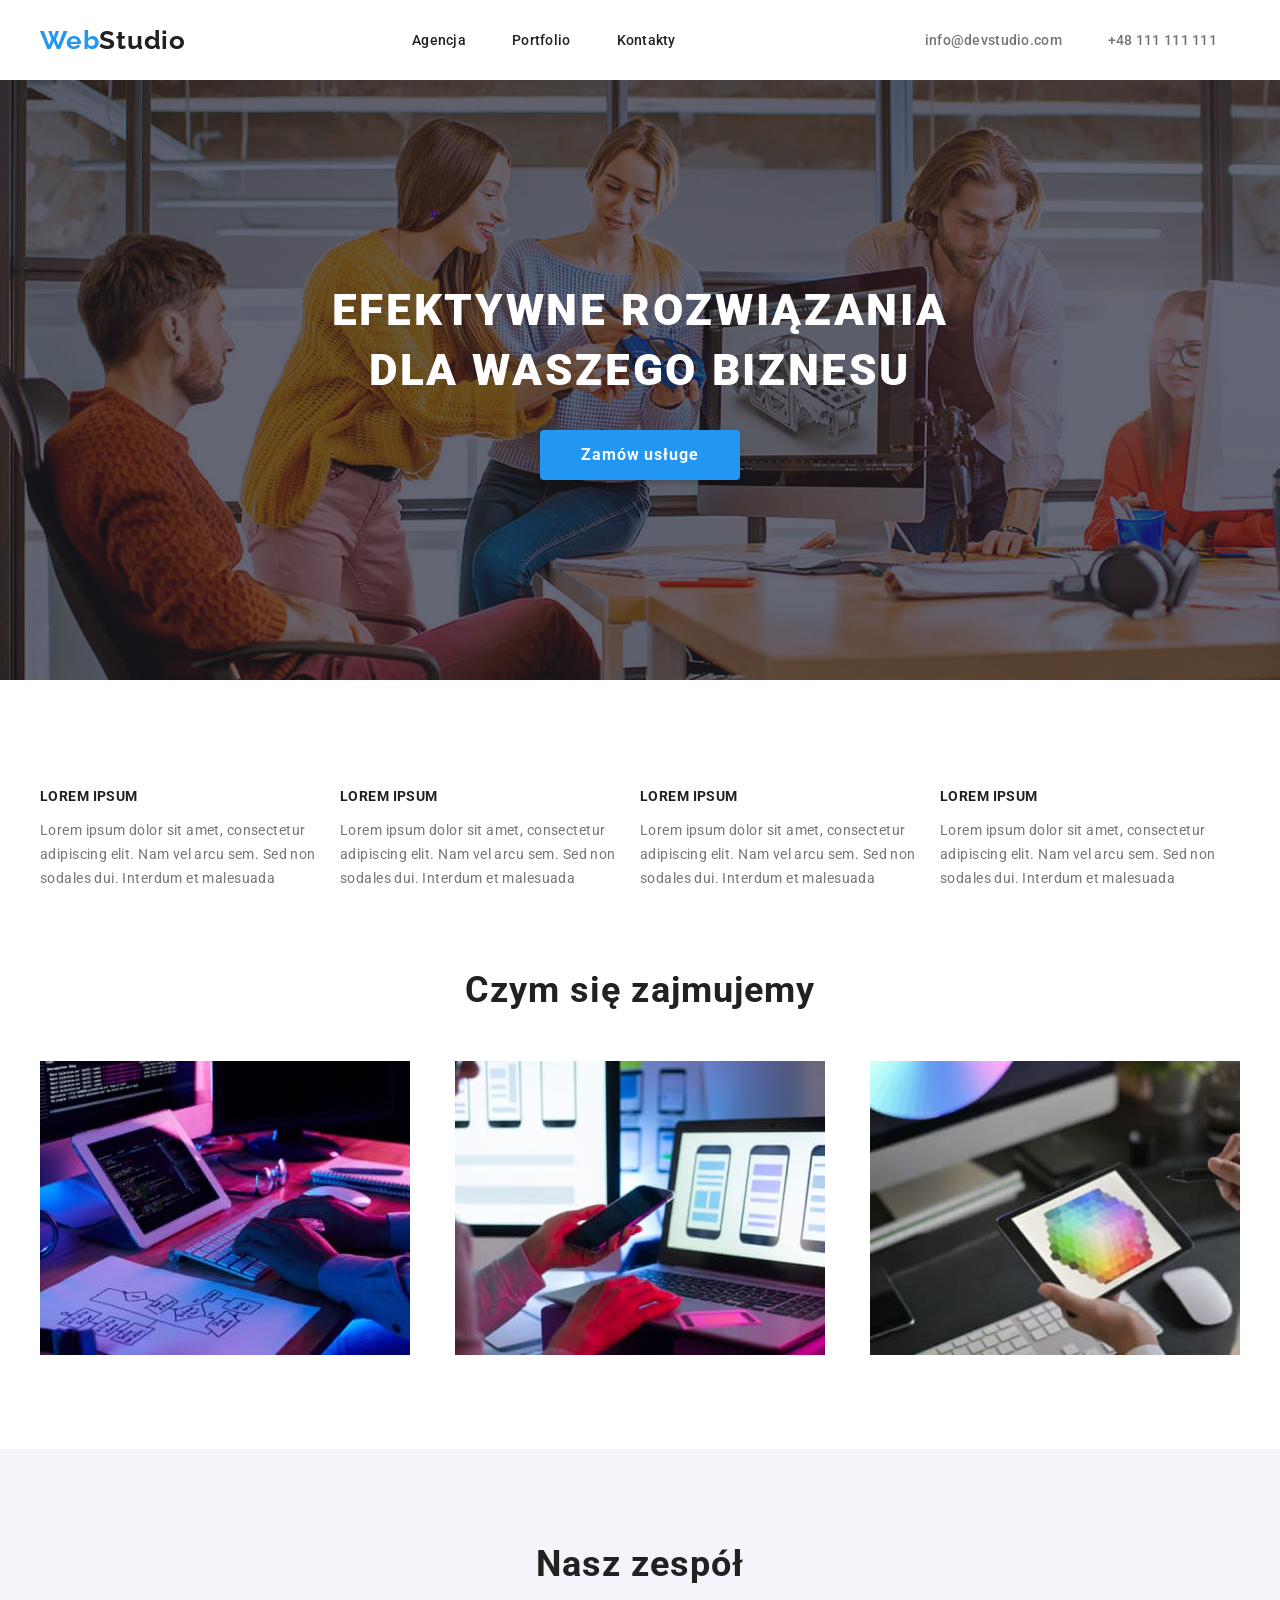
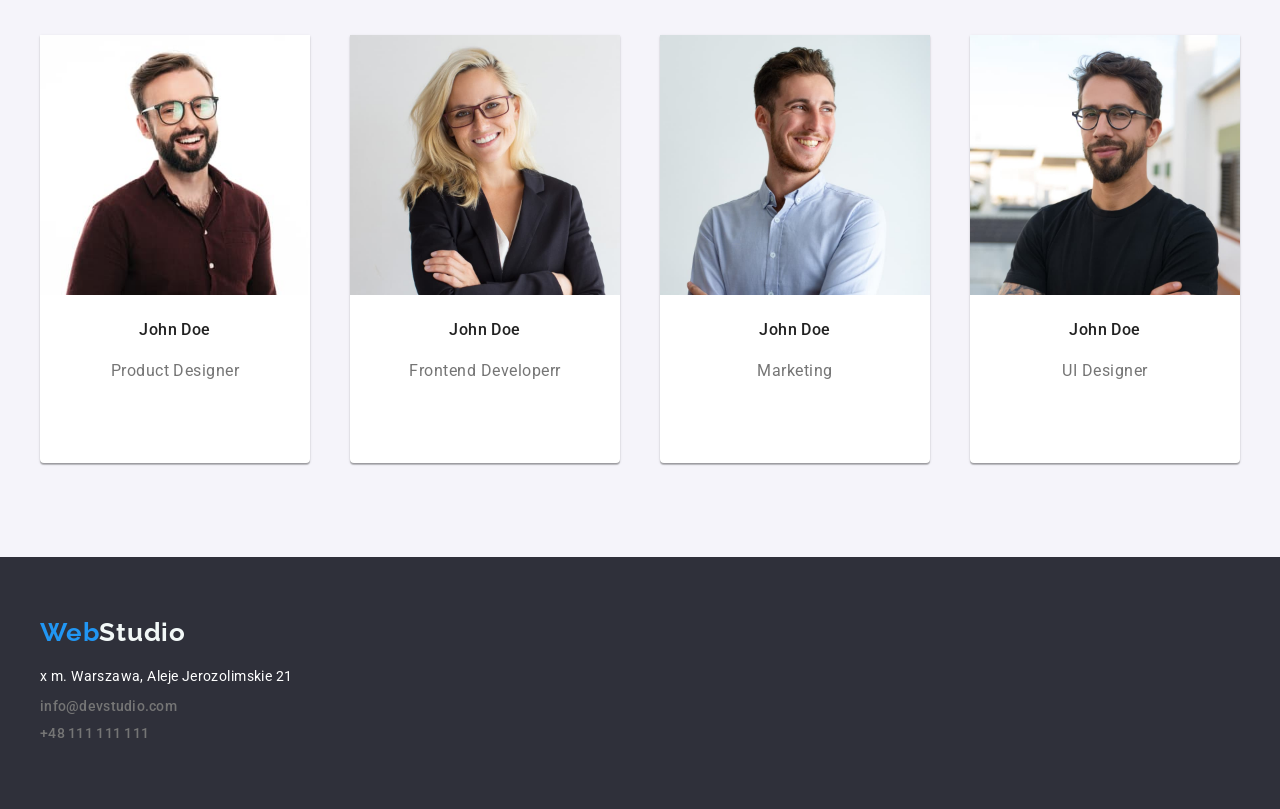
<file: index.html>
<!DOCTYPE html>
<html lang="en">
<head>
    <meta charset="UTF-8">
    <meta http-equiv="X-UA-Compatible" content="IE=edge">
    <meta name="viewport" content="width=device-width, initial-scale=1.0">
    <title>WebStudio</title>
    <link href="https://fonts.googleapis.com/css2?family=Raleway:wght@700&family=Roboto:wght@400;500;700;900&display=swap" rel="stylesheet">
    <link rel="stylesheet" href="css/style.css">
</head>
<body class="body">
    
    <header>
        <div class="container flex-box-header">
            <a href="WebStudio" class="webstudio"><span class="web">Web</span>Studio</a>
            <nav>
                <ul class="flex-box-header-nav">
                    <li class="menu-nav"><a href="index.html" class="agencja">Agencja</a></li>
                    <li class="menu-nav"><a href="portfolio.html"class="portfolio">Portfolio</a></li>
                    <li class="menu-nav"><a href="#Kontakt"class="kontakt" >Kontakty</a></li>
                </ul>
            </nav>
            <ul class="flex-box-header-nav">
                <li class="menu-nav">
                    <a href="./images/icons.svg#icon-envelope"href="info@devstudio.com"class="mail">info@devstudio.com</a>
                </li>
                <li class="menu-nav">
                    <a href="tel:+48111111111"class="tel">+48 111 111 111</a>
                </li>
            </ul>
        </div>
    </header>
    
    <main id="Agencja">
        <section class="button photo-efect">
            <div class="container">
                <div>
                    <h1 class="caption">
                        EFEKTYWNE ROZWIĄZANIA <br> DLA WASZEGO BIZNESU 
                    </h1>
                    <button class="btn-main-page" type="button">Zamów usługe</button>
                </div>
            </div>
        </section>
        <section>
            <div class="container">
                <ul class="flex-box-lorem-ipsum"> 
                    <li>
                        <h3 class="lorem-ipsum-style-text">LOREM IPSUM</h3>
                        <p class="lorem-ipsum-style-text-Opis">Lorem ipsum dolor sit amet, consectetur adipiscing elit. Nam vel arcu sem. Sed non sodales dui. Interdum et malesuada</p>
                    </li>
                    <li>
                        <h3 class="lorem-ipsum-style-text">LOREM IPSUM</h3>
                        <p class="lorem-ipsum-style-text-Opis">Lorem ipsum dolor sit amet, consectetur adipiscing elit. Nam vel arcu sem. Sed non sodales dui. Interdum et malesuada</p>
                    </li>
                    <li>
                        <h3 class="lorem-ipsum-style-text">LOREM IPSUM</h3>
                        <p class="lorem-ipsum-style-text-Opis">Lorem ipsum dolor sit amet, consectetur adipiscing elit. Nam vel arcu sem. Sed non sodales dui. Interdum et malesuada</p>
                    </li>
                    <li>
                        <h3 class="lorem-ipsum-style-text">LOREM IPSUM</h3>
                        <p class="lorem-ipsum-style-text-Opis">Lorem ipsum dolor sit amet, consectetur adipiscing elit. Nam vel arcu sem. Sed non sodales dui. Interdum et malesuada</p>
                    </li>
                </ul>
            </div>
        </section>
        <section class="flex-box-production">
            <div class="container">
                <h2 class="style-tytuł">Czym się zajmujemy</h2>
                <ul class="flex-box-production-photo">
                    <li><img src="./images/img(1).jpg"
                        alt="programista pisze kod"
                        width="370"
                        height="294"/>
                    </li>
                    <li><img src="./images/img(2)(1).jpg"
                        alt="podłączanie telefonu do komputera"
                        width="370"
                        height="294"/>
                    </li>  
                    <li><img src="./images/img(3)(1).jpg"
                        alt="kolorowy sześciokąt na tablecie"
                        width="370"
                        height="294"/>
                    </li>
                </ul>
            </div>
        </section>
        <section class="tlo-nasz-zespol">
            <div class="container">
                <h2 class="flex-box-sztat-tytul">Nasz zespół</h2>
                <ul class="flex-box-sztat-photo">
                    <li class="card-photo1">
                        <figure class="fb-figure">
                            <img src="./images/img(4)(1).jpg" alt="photo" width="270" height="260"/>
                            <figcaption>
                                <h4 class="style-name">John Doe</h4>
                                <p class="style-department">Product Designer</p>
                                <ul class="social">
                                    <li class="social-list">
                                        <a class="social-link" href="#">
                                            <svg class="social-icon">
                                                <use href="./images/icons.svg#icon-instagram"></use>
                                            </svg>
                                        </a>
                                    </li>
                                    <li class="social-list">
                                        <a class="social-link" href="#">
                                            <svg class="social-icon">
                                                <use href="./images/icons.svg#icon-twitter"></use>
                                            </svg>
                                        </a>
                                    </li>
                                    <li class="social-list">
                                        <a class="social-link" href="#">
                                            <svg class="social-icon">
                                                <use href="./images/icons.svg#icon-facebook"></use>
                                            </svg>
                                        </a>
                                    </li>
                                    <li class="social-list">
                                        <a class="social-link" href="#">
                                            <svg class="social-icon">
                                                <use href="./images/icons.svg#icon-linkedin"></use>
                                            </svg>
                                        </a>
                                    </li>
                                </ul>
                            </figcaption>
                        </figure>
                    </li>
                    <li class="card-photo1">
                        <figure class="fb-figure">    
                            <img src="./images/img(5)(1).jpg" alt="photo" width="270" height="260"/>
                                <figcaption>
                                    <h4 class="style-name">John Doe</h4>
                                    <p class="style-department">Frontend Developerr</p>
                                    <ul class="social">
                                        <li class="social-list">
                                            <a class="social-link" href="#">
                                                <svg class="social-icon">
                                                    <use href="./images/icons.svg#icon-instagram"></use>
                                                </svg>
                                            </a>
                                        </li>
                                        <li class="social-list">
                                            <a class="social-link" href="#">
                                                <svg class="social-icon">
                                                    <use href="./images/icons.svg#icon-twitter"></use>
                                                </svg>
                                            </a>
                                        </li>
                                        <li class="social-list">
                                            <a class="social-link" href="#">
                                                <svg class="social-icon">
                                                    <use href="./images/icons.svg#icon-facebook"></use>
                                                </svg>
                                            </a>
                                        </li>
                                        <li class="social-list">
                                            <a class="social-link" href="#">
                                                <svg class="social-icon">
                                                    <use href="./images/icons.svg#icon-linkedin"></use>
                                                </svg>
                                            </a>
                                        </li>
                                    </ul>
                                </figcaption>
                        </figure>
                    </li>
                    <li class="card-photo1">
                        <figure class="fb-figure">   
                        <img src="./images/img(6)(1).jpg" alt="photo" width="270" height="260"/>
                        <figcaption><h4 class="style-name">John Doe</h4>
                            <p class="style-department">Marketing</p>
                            <ul class="social">
                                <li class="social-list">
                                    <a class="social-link" href="#">
                                        <svg class="social-icon">
                                            <use href="./images/icons.svg#icon-instagram"></use>
                                        </svg>
                                    </a>
                                </li>
                                <li class="social-list">
                                    <a class="social-link" href="#">
                                        <svg class="social-icon">
                                            <use href="./images/icons.svg#icon-twitter"></use>
                                        </svg>
                                    </a>
                                </li>
                                <li class="social-list">
                                    <a class="social-link" href="#">
                                        <svg class="social-icon">
                                            <use href="./images/icons.svg#icon-facebook"></use>
                                        </svg>
                                    </a>
                                </li>
                                <li class="social-list">
                                    <a class="social-link" href="#">
                                        <svg class="social-icon">
                                            <use href="./images/icons.svg#icon-linkedin"></use>
                                        </svg>
                                    </a>
                                </li>
                            </ul>
                        </figcaption>
                        </figure> </li>
                    <li class="card-photo1">
                        <figure class="fb-figure">
                        <img src="./images/img(7)(1).jpg" alt="photo" width="270" height="260"/>
                        <figcaption><h4 class="style-name">John Doe</h4>
                            <p class="style-department">UI Designer</p>
                            <ul class="social">
                                <li class="social-list">
                                    <a class="social-link" href="#">
                                        <svg class="social-icon">
                                            <use href="./images/icons.svg#icon-instagram"></use>
                                        </svg>
                                    </a>
                                </li>
                                <li class="social-list">
                                    <a class="social-link" href="#">
                                        <svg class="social-icon">
                                            <use href="./images/icons.svg#icon-twitter"></use>
                                        </svg>
                                    </a>
                                </li>
                                <li class="social-list">
                                    <a class="social-link" href="#">
                                        <svg class="social-icon">
                                            <use href="./images/icons.svg#icon-facebook"></use>
                                        </svg>
                                    </a>
                                </li>
                                <li class="social-list">
                                    <a class="social-link" href="#">
                                        <svg class="social-icon">
                                            <use href="./images/icons.svg#icon-linkedin"></use>
                                        </svg>
                                    </a>
                                </li>
                            </ul>
                        </figcaption>
                        </figure></li>
                </ul>
            </div>
        </section>
    </main>

    <footer id="Kontakt" class="footer">
        <div class="container">
            <a href="WebStudio" class="webstudio">
                <span class="web">Web</span><span class="web2">Studio</span>
            </a>
            <address>
                <ul class="flex-box-adres">
                    <li class="flex-box-adres-info">
                        <a href="x m. Warszawa, Aleje Jerozolimskie 21" class="address"> x m. Warszawa, Aleje Jerozolimskie 21</a>
                    </li>
                    <li class="flex-box-adres-info">
                        <a href="info@devstudio.com"class="mail">info@devstudio.com</a>
                    </li>
                    <li class="flex-box-adres-info">
                        <a href="tel:+48111111111"class="tel">+48 111 111 111</a>
                    </li>
                </ul>
            </address>
        </div>
    </footer>

</body>
</html>
</file>
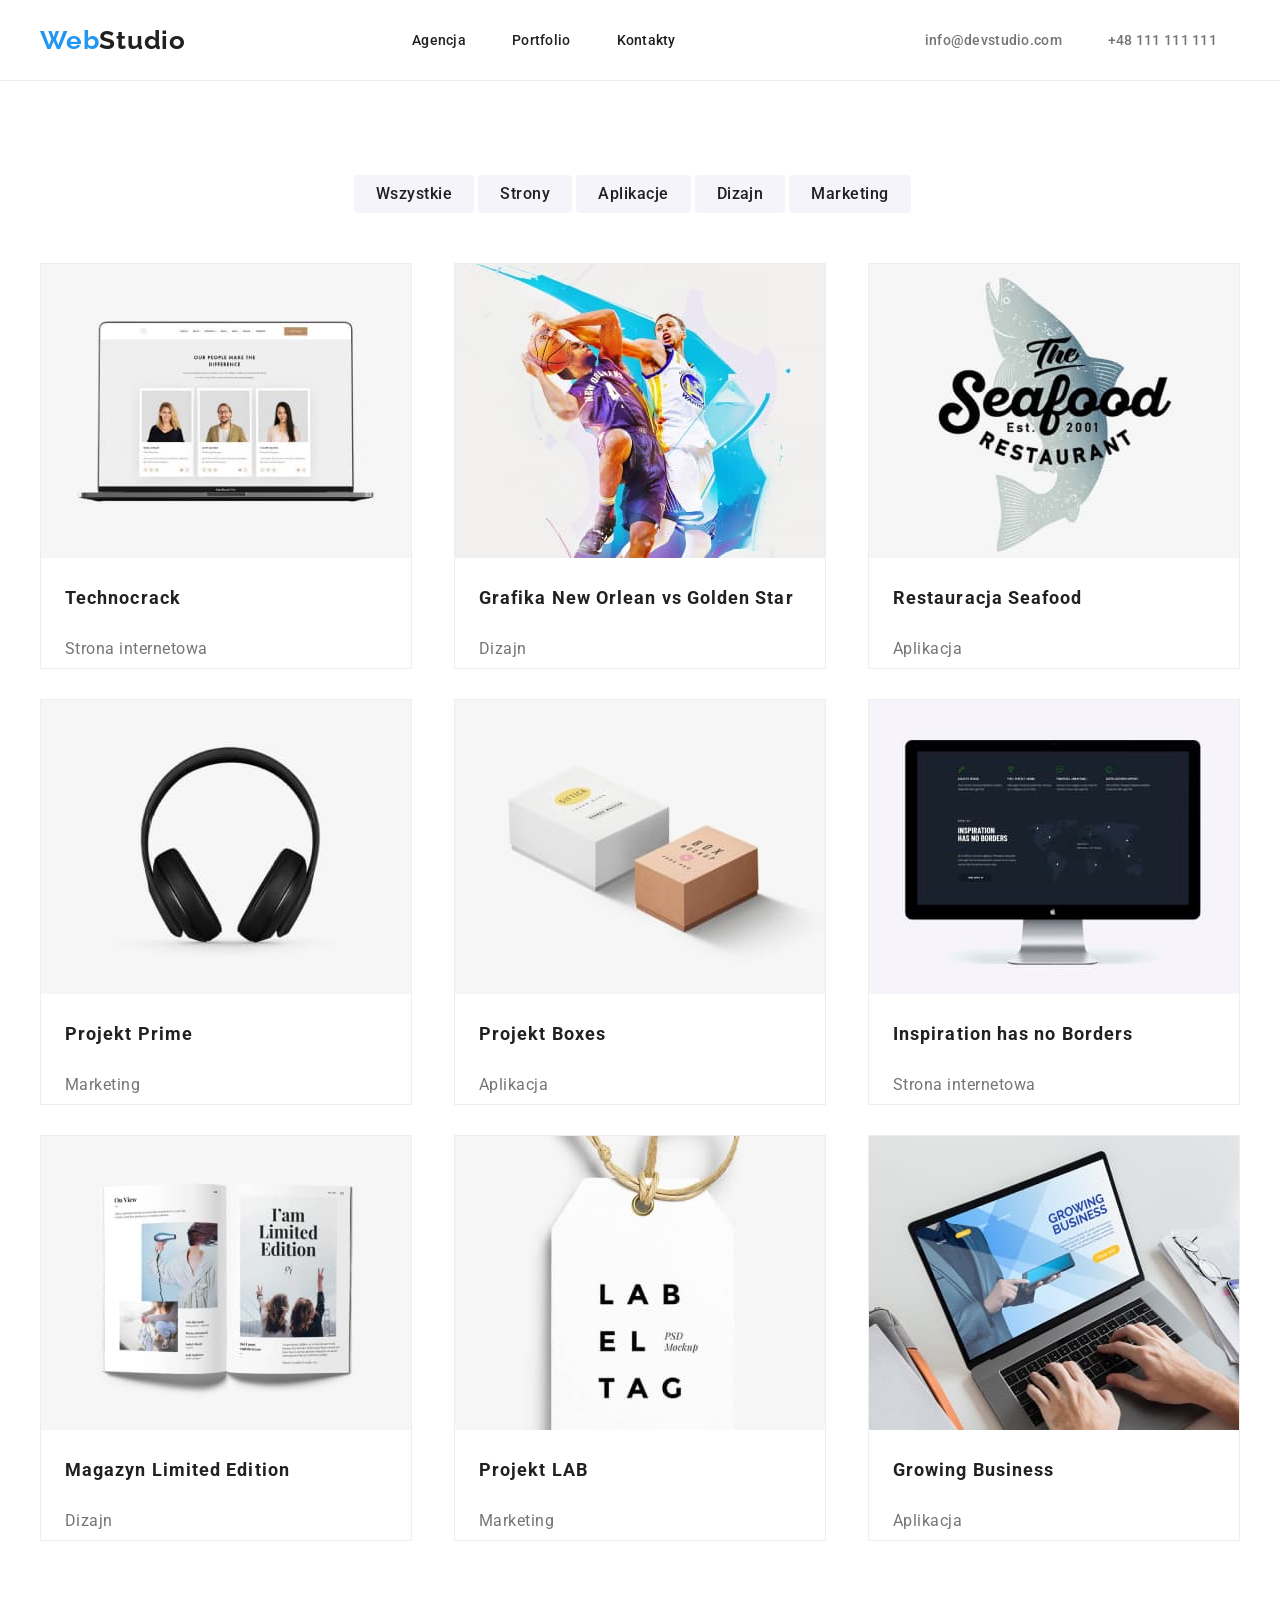
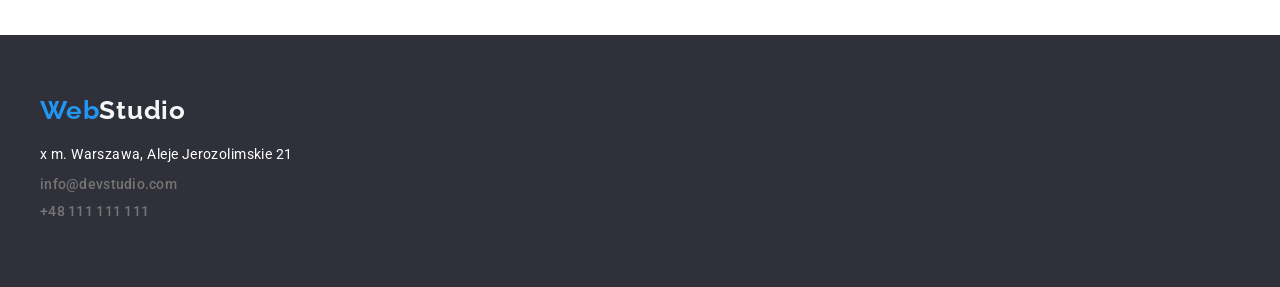
<file: portfolio.html>
<!DOCTYPE html>
<html lang="en">
<head>
    <meta charset="UTF-8">
    <meta http-equiv="X-UA-Compatible" content="IE=edge">
    <meta name="viewport" content="width=device-width, initial-scale=1.0">
    <title>WebStudio</title>
    <link href="https://fonts.googleapis.com/css2?family=Raleway:wght@700&family=Roboto:wght@400;500;700;900&display=swap" rel="stylesheet">
    <link rel="stylesheet" href="css/style.css">
</head>
<body class="body">

    <header class="border-line">
        <div class="container flex-box-header">
            <a href="WebStudio" class="webstudio"><span class="web">Web</span>Studio</a>
            <nav>
                <ul class="flex-box-header-nav">
                    <li class="menu-nav"><a href="index.html" class="agencja">Agencja</a></li>
                    <li class="menu-nav"><a href="portfolio.html"class="portfolio">Portfolio</a></li>
                    <li class="menu-nav"><a href="#Kontakt"class="kontakt" >Kontakty</a></li>
                </ul>
            </nav>
            <ul class="flex-box-header-nav">
                <li class="menu-nav">
                    <a href="info@devstudio.com"class="mail">info@devstudio.com</a>
                </li>
                <li class="menu-nav">
                    <a href="tel:+48111111111"class="tel">+48 111 111 111</a>
                </li>
            </ul>
        </div>
    </header>

    <main id="Portfolio.html" class="flex-box-portfolio">
            <section class="flex-box-filter">
                <div class="container">
                    <button class="btn" type="button">Wszystkie</button>
                    <button class="btn" type="button">Strony</button>
                    <button class="btn" type="button">Aplikacje</button>
                    <button class="btn" type="button">Dizajn</button>
                    <button class="btn" type="button">Marketing</button>
                </div>
            </section>
            <section>
                <div class="container">
                    <ul class="flex-box-card-set">
                        <li class="container-bg">
                            <figure class="flex-box-card">
                                <img src="./images/img(8)(1).jpg" 
                                alt="laptop"
                                width="370"
                                height="294"/>
                                <figcaption>
                                    <h3 class="project-title">Technocrack</h3>
                                    <p class="site-type">Strona internetowa</p>
                                </figcaption> 
                            </figure>
                        </li>
                        <li class="container-bg">
                            <figure class="flex-box-card">
                                <img src="./images/img(9)(1).jpg" 
                                alt="koszykówka"
                                width="370"
                                height="294"/>
                                    <figcaption>
                                        <h3 class="project-title">Grafika New Orlean vs Golden Star </h3>
                                        <p class="site-type">Dizajn</p>
                                    </figcaption>
                            </figure>
                        </li>
                        <li class="container-bg">
                            <figure class="flex-box-card">
                                <img src="./images/img(10)(1).jpg" 
                                alt="logo restauracji"
                                width="370"
                                height="294"/>
                                    <figcaption>
                                        <h3 class="project-title">Restauracja Seafood</h3>
                                        <p class="site-type">Aplikacja</p>
                                    </figcaption>
                            </figure class="flex-box-card">
                        </li>
                        <li class="container-bg">
                            <figure class="flex-box-card">
                                <img src="./images/img(11)(1).jpg" 
                                alt="słuchawki"
                                width="370"
                                height="294"/>
                                <figcaption>
                                    <h3 class="project-title">Projekt Prime</h3>
                                    <p class="site-type">Marketing</p>
                                </figcaption>
                            </figure>
                        </li>
                        <li class="container-bg">
                            <figure class="flex-box-card">
                                <img src="./images/img(12)(1).jpg"
                                alt="kostki"
                                width="370"
                                height="294"/>
                                    <figcaption>
                                        <h3 class="project-title">Projekt Boxes</h3>
                                        <p class="site-type">Aplikacja</p>
                                    </figcaption>
                            </figure>
                        </li>
                        <li class="container-bg">
                            <figure class="flex-box-card">
                                <img src="./images/img(13)(1).jpg" 
                                alt="monitor"
                                width="370"
                                height="294"/>
                                    <figcaption>
                                        <h3 class="project-title">Inspiration has no Borders</h3>
                                        <p class="site-type">Strona internetowa</p>
                                    </figcaption>
                            </figure>
                        </li>
                        <li class="container-bg">
                            <figure class="flex-box-card">
                                <img src="./images/img(14)(1).jpg" 
                                alt="księga"
                                width="370"
                                height="294"/>
                                    <figcaption>
                                        <h3 class="project-title">Magazyn Limited Edition</h3>
                                        <p class="site-type">Dizajn</p>
                                    </figcaption>
                            </figure>
                        </li>
                        <li class="container-bg">
                            <figure class="flex-box-card">
                                <img src="./images/img(15)(1).jpg" 
                                alt="Etykieta"
                                width="370"
                                height="294"/>
                                    <figcaption>
                                        <h3 class="project-title">Projekt LAB</h3>
                                        <p class="site-type">Marketing</p>
                                    </figcaption>
                            </figure>
                        </li>
                        <li class="container-bg">
                            <figure class="flex-box-card">
                                <img src="./images/img(16)(1).jpg" 
                                alt="laptop"
                                width="370"
                                height="294"/>
                                    <figcaption>
                                        <h3 class="project-title">Growing Business</h3>
                                        <p class="site-type">Aplikacja</p>
                                    </figcaption>
                            </figure>
                        </li>
                    </ul>
                </div>
            </section>
        </div>
    </main>

    <footer id="Kontakt" class="footer">
        <div class="container">
            <a href="WebStudio" class="webstudio">
                <span class="web">Web</span><span class="web2">Studio</span>
            </a>
            <address>
                <ul class="flex-box-adres">
                    <li class="flex-box-adres-info">
                        <a href="x m. Warszawa, Aleje Jerozolimskie 21" class="address"> x m. Warszawa, Aleje Jerozolimskie 21</a>
                    </li>
                    <li class="flex-box-adres-info">
                        <a href="info@devstudio.com"class="mail">info@devstudio.com</a>
                    </li>
                    <li class="flex-box-adres-info">
                        <a href="tel:+48111111111"class="tel">+48 111 111 111</a>
                    </li>
                </ul>
            </address>
        </div>
    </footer>
</body>
</html>
</file>
<file: css/style.css>
.body{
    margin: 0px;
}
.webstudio{
    font-family: 'Raleway';
    font-style: normal;
    font-weight: 700;
    font-size: 26px;
    line-height: 31px;
    letter-spacing: 0.03em;
    list-style-type: none;
    color: #212121;
    text-decoration: none;
    text-decoration-line: none;
}
.web{
    color: #2196F3;
    text-decoration: none;
    text-decoration-line: none;
}
.web2{
    color: #f2f8f7;
    text-decoration: none;
    text-decoration-line: none;
}
.agencja{
    font-family: 'Roboto';
    font-style: normal;
    font-weight: 500;
    font-size: 14px;
    line-height: 16px;
    letter-spacing: 0.02em;
    color: #212121;
    text-decoration: none;
}
    .agencja:hover, 
    .portfolio:hover,
    .kontakt:hover,
    .mail:hover,
    .tel:hover{
        color: #2196F3;
    }
.list{
    list-style-type: none;
}
.portfolio{
    font-family: 'Roboto';
    font-style: normal;
    font-weight: 500;
    font-size: 14px;
    line-height: 16px;
    letter-spacing: 0.02em;
    color: #212121;
    text-decoration: none;
}
.kontakt{
    font-family: 'Roboto';
    font-style: normal;
    font-weight: 500;
    font-size: 14px;
    line-height: 16px;
    letter-spacing: 0.02em;
    color: #212121;
    text-decoration: none;
}
.mail{
    font-family: 'Roboto';
    font-style: normal;
    font-weight: 500;
    font-size: 14px;
    line-height: 16px;
    letter-spacing: 0.02em;
    color: #757575;
    text-decoration: none;
}
.tel{
    font-family: 'Roboto';
    font-style: normal;
    font-weight: 500;
    font-size: 14px;
    line-height: 16px;
    letter-spacing: 0.02em;
    color: #757575;
    text-decoration: none;
}
.flex-box-header-kontakt{
    list-style-type: none;
    display: flex;
    justify-content: space-between;
}
.btn{
    background-color: #F5F4FA;
    display: inline-block;
    padding: 6px 22px;
    color: #212121;
    cursor: pointer;
    font-family: 'Roboto';
    font-style: normal;
    font-weight: 500;
    font-size: 16px;
    line-height: 26px;
    text-align: center;
    letter-spacing: 0.03em;
    border-radius: 4px;
    border: none;
}
.btn:hover{
    background-color: #2196F3;
    color: #FFFFFF;
}
.project-title{
    font-family: 'Roboto';
    font-style: normal;
    font-weight: 700;
    font-size: 18px;
    line-height: 36px;
    letter-spacing: 0.06em;
    color: #212121;
    text-decoration: none;
    margin-left: 24px;
}
.project-title:hover,
.site-type:hover {
    text-decoration: underline;
    text-decoration-color: #2196F3;
}
.site-type{
    font-family: 'Roboto';
    font-style: normal;
    font-weight: 400;
    font-size: 16px;
    line-height: 30px;
    letter-spacing: 0.03em;
    color: #757575;
    text-decoration: none;
    margin-left: 24px;
}
.address{
    font-family: 'Roboto';
    font-style: normal;
    font-weight: 400;
    font-size: 14px;
    line-height: 24px;
    letter-spacing: 0.03em;
    color: #FFFFFF;
    text-decoration: none;
}
.tel-footer{
    font-family: 'Roboto';
    font-style: normal;
    font-weight: 400;
    font-size: 14px;
    line-height: 24px;
    letter-spacing: 0.03em;
    color: rgba(255, 255, 255, 0.6);
    text-decoration: none;
}
.mail-footer{
    font-family: 'Roboto';
    font-style: normal;
    font-weight: 400;
    font-size: 14px;
    line-height: 24px;
    letter-spacing: 0.03em;
    text-decoration: none;
    color: rgba(255, 255, 255, 0.6);
}
.button{
    background-color: #2F303A;
    min-height: 600px;
}
.photo-efect{
    background-image: linear-gradient(
        rgba(47, 48, 58, 0.4),
        rgba(47, 48, 58, 0.4)),
        url("../images/img.bmp.jpg");
}
.caption{
    font-family: 'Roboto';
    font-style: normal;
    font-weight: 900;
    font-size: 44px;
    line-height: 60px;
    text-align: center;
    letter-spacing: 0.06em;
    text-transform: uppercase;
    color: #FFFFFF;
    padding-top: 200px;
    margin: 0px auto;
}
.btn-main-page{
    background: #2196F3;
    box-shadow: 0px 4px 4px rgba(0, 0, 0, 0.15);
    border-radius: 4px;
    font-family: 'Roboto';
    font-style: normal;
    font-weight: 700;
    font-size: 16px;
    line-height: 30px;
    letter-spacing: 0.06em;
    color: #FFFFFF;
    text-decoration: none;
    border: none;
    padding: 0%;
    margin-left: 500px;
    margin-top: 30px;
    width: 200px;
    height: 50px;
}
.btn-main-page:hover{
    cursor: pointer;
}

.lorem-ipsum-style-text{
    font-family: 'Roboto';
    font-style: normal;
    font-weight: 700;
    font-size: 14px;
    line-height: 16px;
    letter-spacing: 0.03em;
    text-transform: uppercase;
    color: #212121;
}
.lorem-ipsum-style-text-Opis{
    font-family: 'Roboto';
    font-style: normal;
    font-weight: 400;
    font-size: 14px;
    line-height: 24px;
    letter-spacing: 0.03em;
    color: #757575;
    list-style-type: none;
}
.style-tytuł{
    font-family: 'Roboto';
    font-style: normal;
    font-weight: 700;
    font-size: 36px;
    line-height: 42px;
    text-align: center;
    letter-spacing: 0.03em;
    color: #212121;
    margin-top: 0px;
    margin-bottom: 50px;
}
.flex-box-production-photo{
    margin: 0px;
    padding-inline-start: 0px;
    list-style-type: none;
    display: flex;
    justify-content: space-between;
}
.style-name{
    font-family: 'Roboto';
    font-style: normal;
    font-weight: 500;
    font-size: 16px;
    line-height: 19px;
    text-align: center;
    letter-spacing: 0.03em;
    color: #212121;
}
.style-department{
    font-family: 'Roboto';
    font-style: normal;
    font-weight: 400;
    font-size: 16px;
    line-height: 19px;
    text-align: center;
    letter-spacing: 0.03em;
    color: #757575;
}
.flex-box-header-nav{
    list-style-type: none;
    display: flex;
}
.menu-nav{
    margin-left: 23px;
    margin-right: 23px;
}

.flex-box-lorem-ipsum{
    height: 101px;
    display: flex;
    list-style-type: none;
    padding-inline-start: 0px;
    justify-content: space-between;
    margin-top: 94px;
}

.flex-box-production{
    height: 386px;
    margin-top: 94px;
    margin-bottom: 94px;
}
.tlo-nasz-zespol{
    background-color: #F5F4FA;
    padding-top: 94px;
    padding-bottom: 94px;
}
.flex-box-sztat-tytul{
    font-family: 'Roboto';
    font-style: normal;
    font-weight: 700;
    font-size: 36px;
    line-height: 42px;
    text-align: center;
    letter-spacing: 0.03em;
    color: #212121;
    margin-top: 0px;
    margin-bottom: 50px;
}
.flex-box-sztat-photo{
    padding-inline-start: 0px;
    list-style-type: none;
    display: flex;
    justify-content: space-between;
    margin: auto;
}
.card-photo1{
    background-color: #FFFFFF;
    width: 270px;
    height: 428px;
    box-shadow: 0px 1px 3px rgba(0, 0, 0, 0.12), 0px 1px 1px rgba(0, 0, 0, 0.14), 0px 2px 1px rgba(0, 0, 0, 0.2);
    border-radius: 0px 0px 4px 4px;
}
.fb-figure{
    margin: 0px;
}
.social{
    display: flex;
    align-items: center;
    justify-content: space-between;
    margin-right: 32px;
    margin-left: 32px;
    margin-bottom: 30px;
    padding: 0%;
}
.social-list{
    display: flex;
    align-items: center;
}
.social-link{
    display: flex;
    align-items: center;
    justify-content: center;
    width: 44px;
    height: 44px;
    background-color: rgba(255, 255, 255, 1);
    border-radius: 50%;
}
.social-link:hover,
.social-link:focus{
    fill: rgba(255, 255, 255, 1);
    background-color: #2196F3;
}
.social-icon{
    width: 20px;
    height: 20px;
    fill: rgba(117, 117, 117);
}
.social-icon:hover,
.social-icon:focus{
    fill: rgba(255, 255, 255, 1);
}
.footer{
    background-color: #2F303A;
    height: 252px;
    padding-top: 60px;
    padding-bottom: 60px;
    box-sizing: border-box;
}
.flex-box-footer-webstudio{
    width: 145px;
    height: 31px;
}
.flex-box-adres{
    padding-inline-start: 0px;
    list-style-type: none;
}
.flex-box-adres-info{
    margin-bottom: 9px;
}
.flex-box-portfolio{
    margin-top: 94px;
    margin-bottom: 64px;
}
.flex-box-filter{
    width: 572px;
    height: 54px;
    margin: 0px auto 34px;
    display: flex;
    justify-content: space-between;
}
.flex-box-card-set{
    margin: 0px;
    list-style-type: none;
    padding-inline-start: 0px;
    display: flex;
    flex-wrap: wrap;
    justify-content: space-between;
}
.container-bg{
    width: 370px;
    height: 404px;
    border: 1px solid #EEEEEE;
    margin-bottom: 30px;
}
.flex-box-card{
    width: 370px;
    height: 404px;
    margin: 0px;
}
.container{
    margin: 0px auto;
    width: 1200px;
}
.flex-box-header{
    height: 80px;
    display: flex;
    align-items: center;
    justify-content: space-between;
}
.border-line{
    border-bottom: 1px solid #ECECEC;
}
</file>
